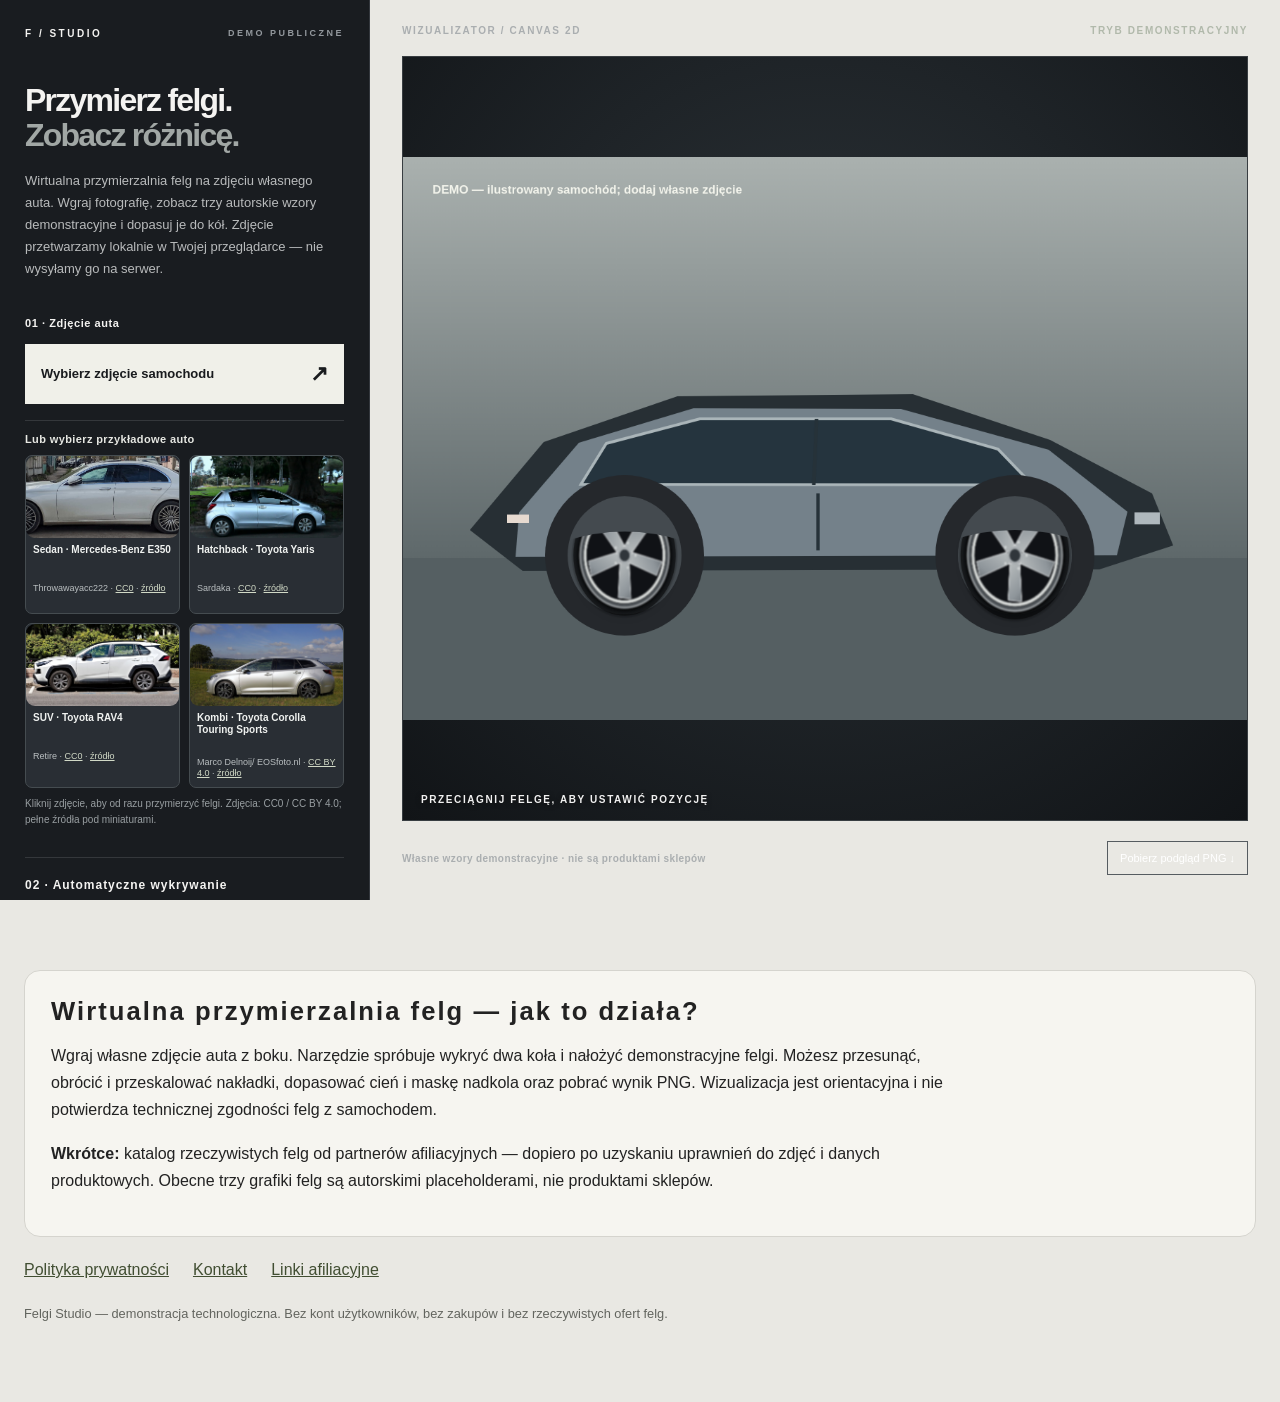
<file: index.html>
<!doctype html>
<html lang="pl"><head><meta charset="utf-8"><meta name="viewport" content="width=device-width,initial-scale=1"><title>Felgi Studio — wirtualna przymierzalnia felg</title><link rel="stylesheet" href="style.css"><link rel="stylesheet" href="public.css?v=4"><meta name="description" content="Felgi Studio — bezpłatne demo wirtualnej przymierzalni felg. Wgraj zdjęcie auta i przetestuj felgi w przeglądarce."></head>
<body><main class="layout"><aside class="panel"><div class="mark">F / STUDIO <span>DEMO PUBLICZNE</span></div><h1>Przymierz felgi.<br><em>Zobacz różnicę.</em></h1><p class="intro">Wirtualna przymierzalnia felg na zdjęciu własnego auta. Wgraj fotografię, zobacz trzy autorskie wzory demonstracyjne i dopasuj je do kół. Zdjęcie przetwarzamy lokalnie w Twojej przeglądarce — nie wysyłamy go na serwer.</p><label class="upload">01 · Zdjęcie auta <input id="photo" type="file" accept="image/*"><span>Wybierz zdjęcie samochodu <b>↗</b></span></label><section class="quick-examples"><h2>Lub wybierz przykładowe auto</h2><div class="examples-grid"><figure class="example-card"><button type="button" class="example-select" data-example-src="zdjecia/sedan-mercedes-e350.jpg" aria-label="Wczytaj zdjęcie: Sedan — Mercedes-Benz E350"><img loading="eager" src="zdjecia/sedan-mercedes-e350.jpg" alt="Sedan — Mercedes-Benz E350 z widocznymi kołami"><span>Sedan · Mercedes-Benz E350</span></button><figcaption><span class="credit-label">Throwawayacc222 · <a href="https://creativecommons.org/publicdomain/zero/1.0/" target="_blank" rel="noopener noreferrer">CC0</a> · <a href="https://commons.wikimedia.org/wiki/File:2022_Mercedes-Benz_E350_white_side.jpg" target="_blank" rel="noopener noreferrer">źródło</a></span></figcaption></figure><figure class="example-card"><button type="button" class="example-select" data-example-src="zdjecia/hatchback-toyota-yaris.jpg" aria-label="Wczytaj zdjęcie: Hatchback — Toyota Yaris"><img loading="eager" src="zdjecia/hatchback-toyota-yaris.jpg" alt="Hatchback — Toyota Yaris z widocznymi kołami"><span>Hatchback · Toyota Yaris</span></button><figcaption><span class="credit-label">Sardaka · <a href="https://creativecommons.org/publicdomain/zero/1.0/" target="_blank" rel="noopener noreferrer">CC0</a> · <a href="https://commons.wikimedia.org/wiki/File:Toyota_Yaris_001aaa.jpg" target="_blank" rel="noopener noreferrer">źródło</a></span></figcaption></figure><figure class="example-card"><button type="button" class="example-select" data-example-src="zdjecia/suv-toyota-rav4.jpg" aria-label="Wczytaj zdjęcie: SUV — Toyota RAV4"><img loading="eager" src="zdjecia/suv-toyota-rav4.jpg" alt="SUV — Toyota RAV4 z widocznymi kołami"><span>SUV · Toyota RAV4</span></button><figcaption><span class="credit-label">Retire · <a href="https://creativecommons.org/publicdomain/zero/1.0/" target="_blank" rel="noopener noreferrer">CC0</a> · <a href="https://commons.wikimedia.org/wiki/File:Moscow,_Toyota_RAV4_pearl-white,_July_2026_03.jpg" target="_blank" rel="noopener noreferrer">źródło</a></span></figcaption></figure><figure class="example-card"><button type="button" class="example-select" data-example-src="zdjecia/kombi-corolla-touring-sports.jpg" aria-label="Wczytaj zdjęcie: Kombi — Toyota Corolla Touring Sports"><img loading="eager" src="zdjecia/kombi-corolla-touring-sports.jpg" alt="Kombi — Toyota Corolla Touring Sports z widocznymi kołami"><span>Kombi · Toyota Corolla Touring Sports</span></button><figcaption><span class="credit-label">Marco Delnoij/ EOSfoto.nl · <a href="https://creativecommons.org/licenses/by/4.0/" target="_blank" rel="noopener noreferrer">CC BY 4.0</a> · <a href="https://commons.wikimedia.org/wiki/File:Toyota_Corolla_TouringSports_2.0_premium_Colour_1J6_03.jpg" target="_blank" rel="noopener noreferrer">źródło</a></span></figcaption></figure></div><p class="hint">Kliknij zdjęcie, aby od razu przymierzyć felgi. Zdjęcia: CC0 / CC BY 4.0; pełne źródła pod miniaturami.</p></section><section class="auto-section"><h2>02 · Automatyczne wykrywanie</h2><p id="detectInfo" class="hint" aria-live="polite">Po wgraniu zdjęcia wykryję dwa koła. Jeśli wynik będzie błędny, możesz poprawić je ręcznie.</p><div class="actions"><button id="redetect" type="button">Wykryj ponownie</button><button id="manualPlacement" type="button">Ustaw ręcznie</button></div></section><section><h2>03 · Wybierz wzór</h2><div id="wheels" class="wheels"></div></section><section><h2>04 · Ustaw felgi <small id="selectedWheelLabel" class="wheel-selection-label" aria-live="polite">Wybierz koło na zdjęciu</small></h2><div class="control"><label for="size">Rozmiar</label><input id="size" type="range" min="20" max="300" value="105"><output id="sizeVal">105 px</output></div><div class="control"><label for="tilt">Perspektywa / spłaszczenie</label><input id="tilt" type="range" min="25" max="140" value="100"><output id="tiltVal">100%</output></div><div class="control"><label for="widthScale">Szerokość elipsy</label><input id="widthScale" type="range" min="20" max="120" value="85"><output id="widthScaleVal">85%</output></div><div class="control"><label for="angle">Obrót</label><input id="angle" type="range" min="-50" max="50" value="0"><output id="angleVal">0°</output></div><div class="control"><label for="skew">Pochylenie osi</label><input id="skew" type="range" min="-45" max="45" value="0"><output id="skewVal">0°</output></div><section class="realism"><h2>05 · Realizm i maska nadkola</h2>
<div class="control"><label for="archCut">Wysokość łuku</label><input id="archCut" type="range" min="-65" max="65" value="-25"><output id="archCutVal">-25%</output></div>
<div class="control"><label for="archCurve">Krzywizna łuku</label><input id="archCurve" type="range" min="0" max="100" value="30"><output id="archCurveVal">30%</output></div>
<div class="control"><label for="brightness">Jasność</label><input id="brightness" type="range" min="40" max="170" value="100"><output id="brightnessVal">100%</output></div>
<div class="control"><label for="contrast">Kontrast</label><input id="contrast" type="range" min="40" max="170" value="100"><output id="contrastVal">100%</output></div>
<div class="control"><label for="warmth">Temperatura</label><input id="warmth" type="range" min="-100" max="100" value="0"><output id="warmthVal">0</output></div>
<div class="control"><label for="shadow">Cień</label><input id="shadow" type="range" min="0" max="100" value="40"><output id="shadowVal">40%</output></div>
<div class="control"><label for="edgeBlur">Miękkość krawędzi</label><input id="edgeBlur" type="range" min="0" max="6" step=".5" value="1"><output id="edgeBlurVal">1 px</output></div>
<div class="control"><label for="brushSize">Rozmiar pędzla</label><input id="brushSize" type="range" min="5" max="90" value="25"><output id="brushSizeVal">25 px</output></div>
<div class="actions"><button id="maskMode" type="button" aria-pressed="false">Pędzel maski: WYŁ.</button><button id="undoMask" type="button">Cofnij pociągnięcie</button><button id="clearMask" type="button">Wyczyść maskę</button></div>
<p class="hint">Łuk usuwa górną część nakładki, odsłaniając oryginalną karoserię ze zdjęcia. Włącz pędzel i zamaluj fragmenty felgi, które mają zostać zasłonięte. Maska jest osobna dla każdej felgi. W trybie pędzla nie można przesuwać felg.</p></section>
<p class="hint">Koła są ustawiane automatycznie. W razie pomyłki wybierz „Ustaw ręcznie”, kliknij oba środki kół i dostrój wielkość oraz perspektywę. Kliknij już nałożoną felgę, aby ją zaznaczyć. Strzałki przesuwają wybraną felgę.</p><div class="actions"><button id="add" type="button">+ Dodaj felgę</button><button id="remove" type="button">Usuń wybraną</button><button id="reset" type="button">Reset</button></div></section><section><h2>06 · Zakup</h2><a id="shop" class="shop" href="#" aria-disabled="true">Link sklepu — demo ↗</a><p class="small">Wkrótce dodamy felgi od zaakceptowanych partnerów. Docelowe linki do sklepów będą linkami afiliacyjnymi — możemy otrzymać prowizję za zakupy, bez dodatkowej opłaty dla Ciebie. Obecnie nie ma aktywnych linków ani cen.</p></section></aside><section class="viewer"><div class="viewerhead"><span>WIZUALIZATOR / CANVAS 2D</span><span id="status">TRYB DEMONSTRACYJNY</span></div><div class="canvaswrap"><canvas id="stage" width="1200" height="800" aria-label="Podgląd zdjęcia samochodu z felgami"></canvas><div class="overlaynote" id="overlaynote">PRZECIĄGNIJ FELGĘ, ABY USTAWIĆ POZYCJĘ</div></div><div class="viewerfoot"><span>Własne wzory demonstracyjne · nie są produktami sklepów</span><button id="export" type="button">Pobierz podgląd PNG ↓</button></div></section></main><script src="opencv.js"></script><script src="auto-detect.js?v=4"></script><script src="app.js?v=4"></script><footer class="public-footer">
<section class="public-intro"><h2>Wirtualna przymierzalnia felg — jak to działa?</h2><p>Wgraj własne zdjęcie auta z boku. Narzędzie spróbuje wykryć dwa koła i nałożyć demonstracyjne felgi. Możesz przesunąć, obrócić i przeskalować nakładki, dopasować cień i maskę nadkola oraz pobrać wynik PNG. Wizualizacja jest orientacyjna i nie potwierdza technicznej zgodności felg z samochodem.</p><p><strong>Wkrótce:</strong> katalog rzeczywistych felg od partnerów afiliacyjnych — dopiero po uzyskaniu uprawnień do zdjęć i danych produktowych. Obecne trzy grafiki felg są autorskimi placeholderami, nie produktami sklepów.</p></section>

<nav class="footer-links" aria-label="Informacje o serwisie"><a href="prywatnosc.html">Polityka prywatności</a><a href="kontakt.html">Kontakt</a><a href="afiliacja.html">Linki afiliacyjne</a></nav>
<p class="disclaimer">Felgi Studio — demonstracja technologiczna. Bez kont użytkowników, bez zakupów i bez rzeczywistych ofert felg.</p>
</footer></body></html>
</file>
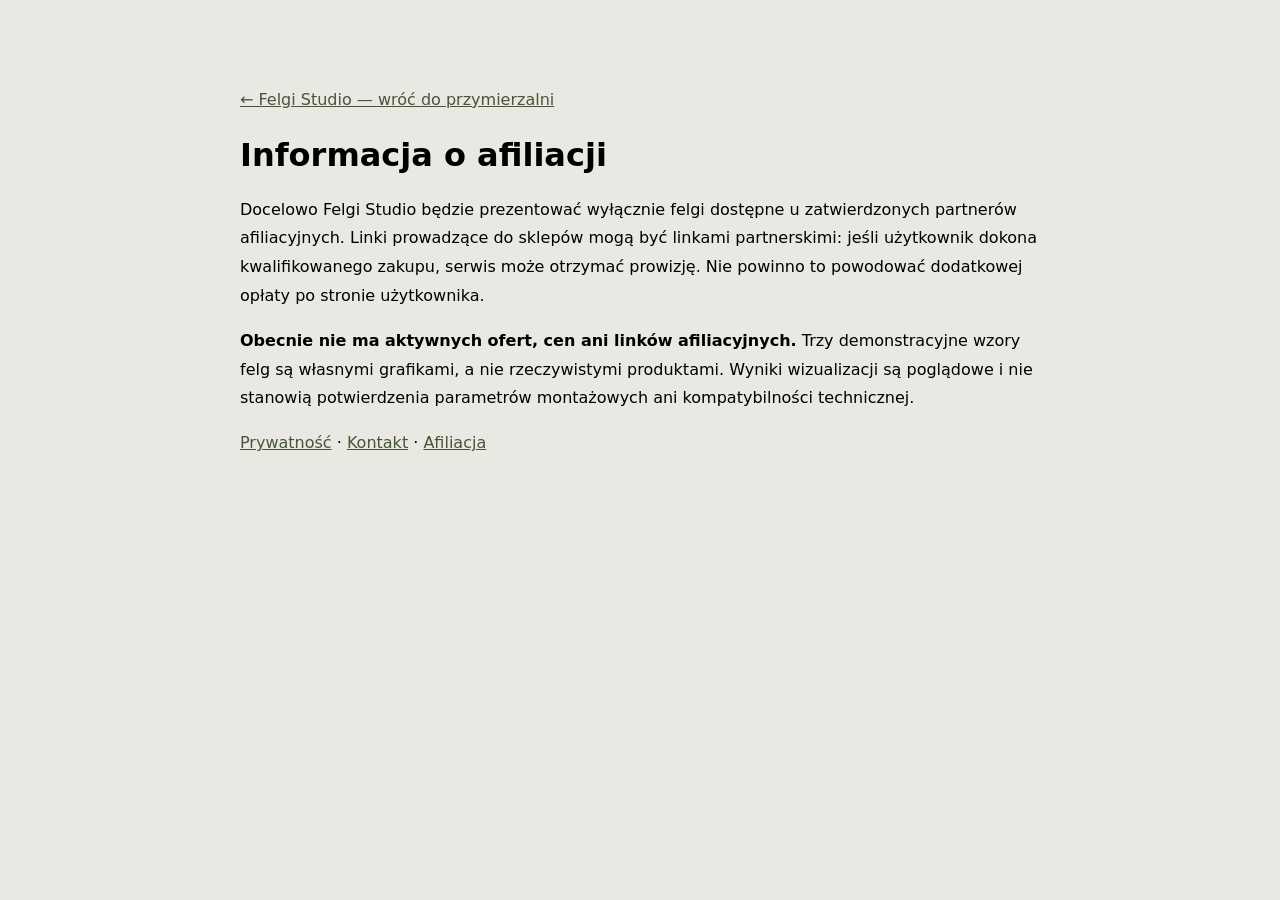
<file: afiliacja.html>
<!doctype html><html lang="pl"><head><meta charset="utf-8"><meta name="viewport" content="width=device-width,initial-scale=1"><title>Informacja o afiliacji — Felgi Studio</title><link rel="stylesheet" href="public.css"><style>body{margin:0;font-family:system-ui,Arial,sans-serif}main{max-width:800px;margin:50px auto;padding:20px}p,li{line-height:1.8}a{color:#465637}</style></head><body><main><p><a href="./">← Felgi Studio — wróć do przymierzalni</a></p><h1>Informacja o afiliacji</h1><p>Docelowo Felgi Studio będzie prezentować wyłącznie felgi dostępne u zatwierdzonych partnerów afiliacyjnych. Linki prowadzące do sklepów mogą być linkami partnerskimi: jeśli użytkownik dokona kwalifikowanego zakupu, serwis może otrzymać prowizję. Nie powinno to powodować dodatkowej opłaty po stronie użytkownika.</p><p><strong>Obecnie nie ma aktywnych ofert, cen ani linków afiliacyjnych.</strong> Trzy demonstracyjne wzory felg są własnymi grafikami, a nie rzeczywistymi produktami. Wyniki wizualizacji są poglądowe i nie stanowią potwierdzenia parametrów montażowych ani kompatybilności technicznej.</p><p><a href="prywatnosc.html">Prywatność</a> · <a href="kontakt.html">Kontakt</a> · <a href="afiliacja.html">Afiliacja</a></p></main></body></html>
</file>
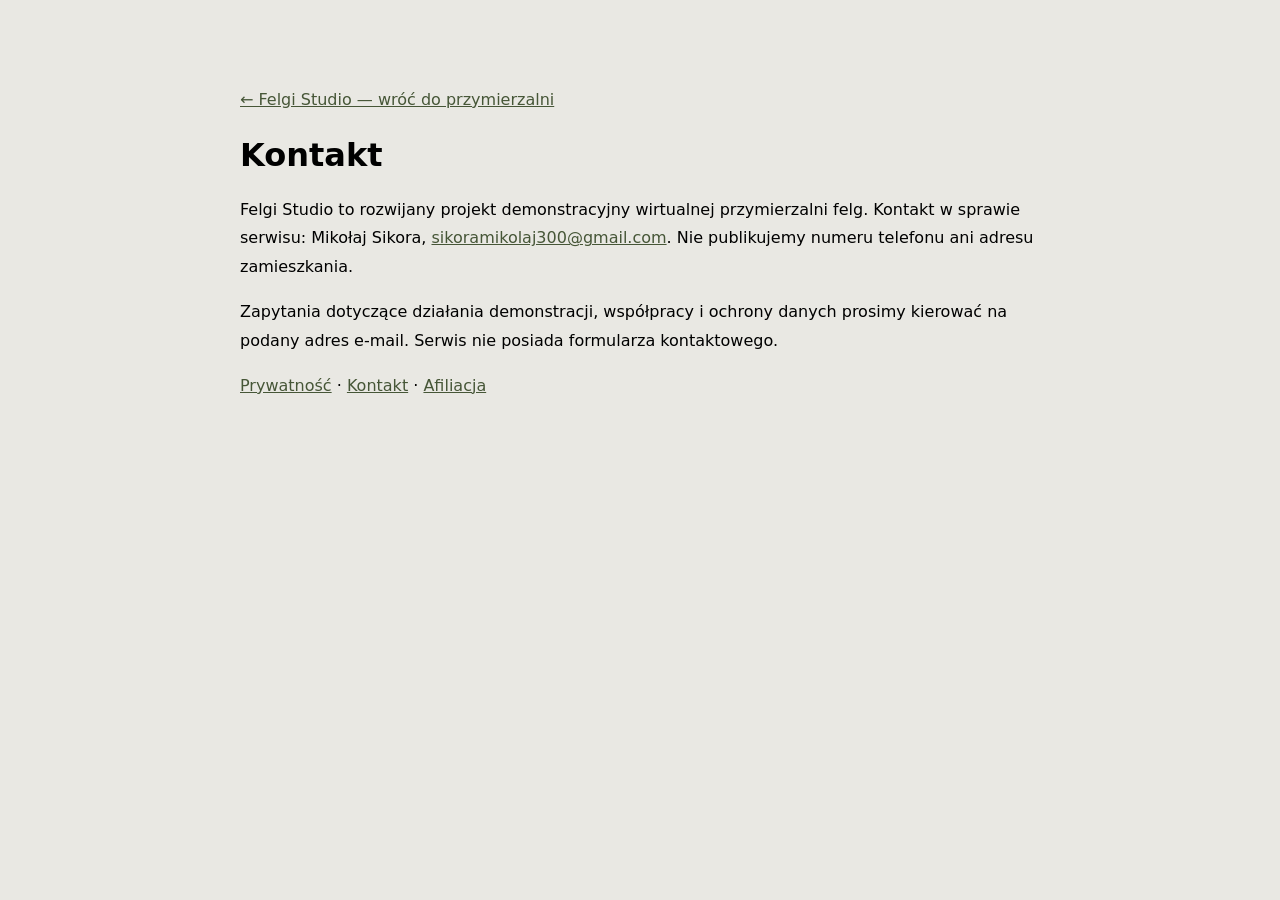
<file: kontakt.html>
<!doctype html><html lang="pl"><head><meta charset="utf-8"><meta name="viewport" content="width=device-width,initial-scale=1"><title>Kontakt — Felgi Studio</title><link rel="stylesheet" href="public.css"><style>body{margin:0;font-family:system-ui,Arial,sans-serif}main{max-width:800px;margin:50px auto;padding:20px}p,li{line-height:1.8}a{color:#465637}</style></head><body><main><p><a href="./">← Felgi Studio — wróć do przymierzalni</a></p><h1>Kontakt</h1><p>Felgi Studio to rozwijany projekt demonstracyjny wirtualnej przymierzalni felg. Kontakt w sprawie serwisu: Mikołaj Sikora, <a href="mailto:sikoramikolaj300@gmail.com">sikoramikolaj300@gmail.com</a>. Nie publikujemy numeru telefonu ani adresu zamieszkania.</p><p>Zapytania dotyczące działania demonstracji, współpracy i ochrony danych prosimy kierować na podany adres e-mail. Serwis nie posiada formularza kontaktowego.</p><p><a href="prywatnosc.html">Prywatność</a> · <a href="kontakt.html">Kontakt</a> · <a href="afiliacja.html">Afiliacja</a></p></main></body></html>
</file>
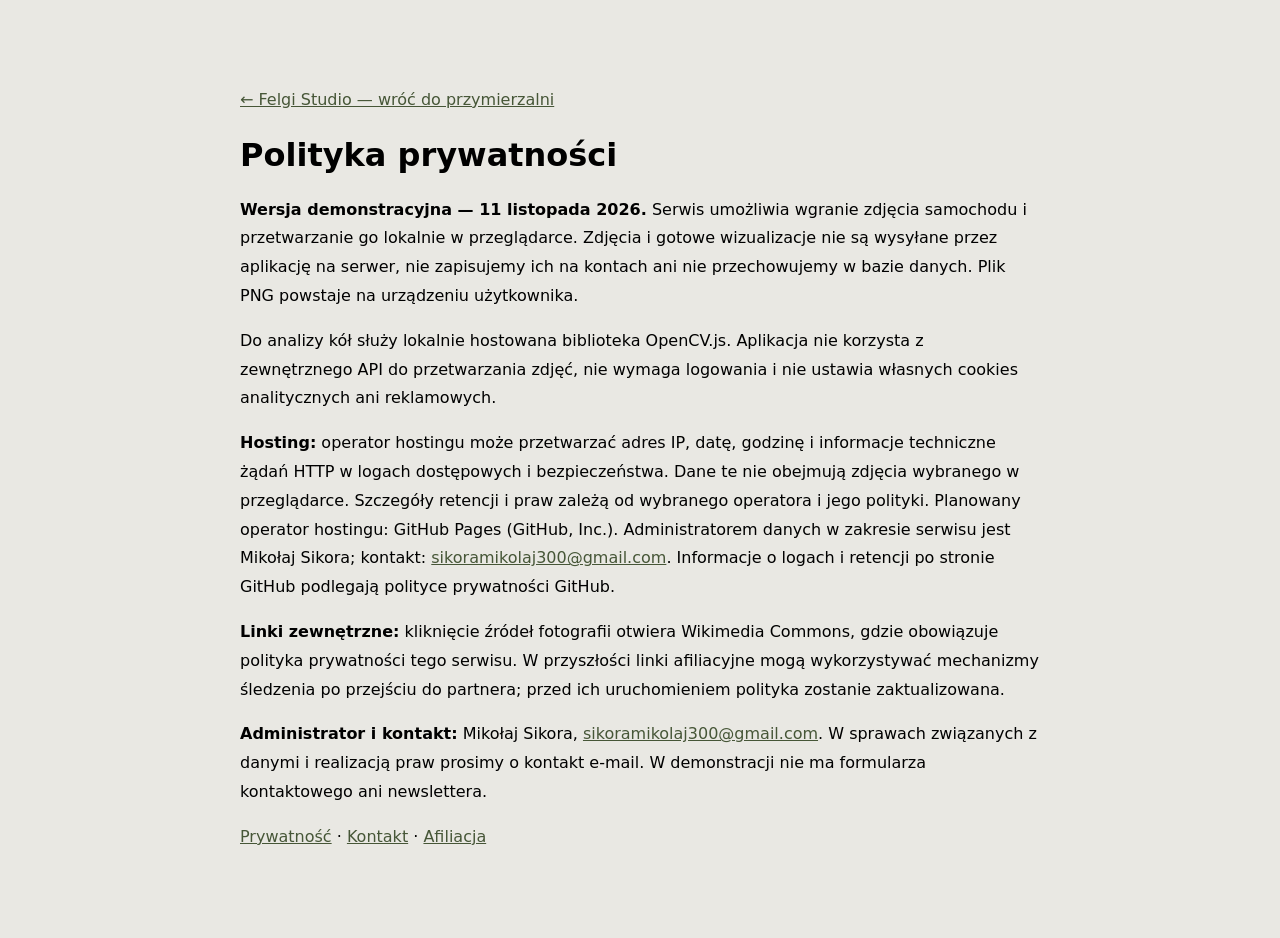
<file: prywatnosc.html>
<!doctype html><html lang="pl"><head><meta charset="utf-8"><meta name="viewport" content="width=device-width,initial-scale=1"><title>Polityka prywatności — Felgi Studio</title><link rel="stylesheet" href="public.css"><style>body{margin:0;font-family:system-ui,Arial,sans-serif}main{max-width:800px;margin:50px auto;padding:20px}p,li{line-height:1.8}a{color:#465637}</style></head><body><main><p><a href="./">← Felgi Studio — wróć do przymierzalni</a></p><h1>Polityka prywatności</h1><p><strong>Wersja demonstracyjna — 11 listopada 2026.</strong> Serwis umożliwia wgranie zdjęcia samochodu i przetwarzanie go lokalnie w przeglądarce. Zdjęcia i gotowe wizualizacje nie są wysyłane przez aplikację na serwer, nie zapisujemy ich na kontach ani nie przechowujemy w bazie danych. Plik PNG powstaje na urządzeniu użytkownika.</p><p>Do analizy kół służy lokalnie hostowana biblioteka OpenCV.js. Aplikacja nie korzysta z zewnętrznego API do przetwarzania zdjęć, nie wymaga logowania i nie ustawia własnych cookies analitycznych ani reklamowych.</p><p><strong>Hosting:</strong> operator hostingu może przetwarzać adres IP, datę, godzinę i informacje techniczne żądań HTTP w logach dostępowych i bezpieczeństwa. Dane te nie obejmują zdjęcia wybranego w przeglądarce. Szczegóły retencji i praw zależą od wybranego operatora i jego polityki. Planowany operator hostingu: GitHub Pages (GitHub, Inc.). Administratorem danych w zakresie serwisu jest Mikołaj Sikora; kontakt: <a href="mailto:sikoramikolaj300@gmail.com">sikoramikolaj300@gmail.com</a>. Informacje o logach i retencji po stronie GitHub podlegają polityce prywatności GitHub.</p><p><strong>Linki zewnętrzne:</strong> kliknięcie źródeł fotografii otwiera Wikimedia Commons, gdzie obowiązuje polityka prywatności tego serwisu. W przyszłości linki afiliacyjne mogą wykorzystywać mechanizmy śledzenia po przejściu do partnera; przed ich uruchomieniem polityka zostanie zaktualizowana.</p><p><strong>Administrator i kontakt:</strong> Mikołaj Sikora, <a href="mailto:sikoramikolaj300@gmail.com">sikoramikolaj300@gmail.com</a>. W sprawach związanych z danymi i realizacją praw prosimy o kontakt e-mail. W demonstracji nie ma formularza kontaktowego ani newslettera.</p><p><a href="prywatnosc.html">Prywatność</a> · <a href="kontakt.html">Kontakt</a> · <a href="afiliacja.html">Afiliacja</a></p></main></body></html>
</file>
<file: style.css>
:root{font-family:Inter,-apple-system,BlinkMacSystemFont,"Segoe UI",sans-serif;color:#f4f3f1;background:#0c0e10}*{box-sizing:border-box}body{margin:0}.layout{display:grid;grid-template-columns:370px minmax(0,1fr);min-height:100vh}.panel{background:#191c20;padding:28px 25px;max-height:100vh;overflow:auto;border-right:1px solid #33373d}.mark,.viewerhead,.viewerfoot,.overlaynote{font-size:10px;letter-spacing:.16em;font-weight:700}.mark{display:flex;justify-content:space-between;letter-spacing:.25em}.mark span{color:#93989d;font-size:9px}h1{font-size:32px;line-height:1.08;letter-spacing:-.055em;margin:44px 0 18px}h1 em{font-style:normal;color:#a1a7a5}.intro{font-size:13px;color:#b9bbbc;line-height:1.7;margin:0 0 32px}.upload{font-size:11px;font-weight:700;letter-spacing:.05em}.upload input{display:none}.upload span{margin-top:13px;display:flex;justify-content:space-between;align-items:center;background:#f0f0e9;color:#191b1e;padding:17px 16px;font-size:13px;font-weight:600;letter-spacing:0;cursor:pointer}.upload b{font-size:22px}.panel > section{border-top:1px solid #34373b;margin-top:29px;padding-top:15px}h2{font-size:12px;font-weight:650;letter-spacing:.08em;margin:5px 0 15px}.wheels{display:grid;grid-template-columns:repeat(3,1fr);gap:9px}.wheelbtn{display:flex;flex-direction:column;align-items:center;justify-content:center;gap:8px;background:#292e34;border:1px solid #393e44;border-radius:8px;color:#e4e6e7;padding:9px 3px;cursor:pointer;font-size:11px}.wheelbtn.active{border-color:#c9cbbd;background:#3c4146}.wheelbtn img{width:100%;max-width:90px}.control{display:grid;grid-template-columns:1fr 1.1fr 45px;align-items:center;gap:8px;font-size:11px;margin:16px 0;color:#c5c9ca}.control input{accent-color:#e2e3dc;width:100%}.control output{text-align:right;font-variant-numeric:tabular-nums;color:white}.hint,.small{font-size:11px;line-height:1.6;color:#999fa2}.actions{display:flex;flex-wrap:wrap;gap:8px;margin-top:15px}button{cursor:pointer}.actions button,.viewerfoot button{border:1px solid #565c61;background:transparent;color:white;padding:10px 12px;font-size:11px}.actions button:first-child{background:#343a40}.shop{display:block;background:#858b87;color:#202326;text-align:center;padding:15px;text-decoration:none;pointer-events:none;font-size:12px;font-weight:bold}.viewer{padding:25px 32px;min-width:0;display:flex;flex-direction:column;gap:20px}.viewerhead,.viewerfoot{display:flex;justify-content:space-between;gap:12px;color:#aaaeb0}.viewerhead span:last-child{color:#b1b9ab}.canvaswrap{background:radial-gradient(circle at 50% 40%,#2c3338,#111417);flex:1;min-height:370px;display:flex;align-items:center;justify-content:center;position:relative;border:1px solid #383d41;overflow:hidden}canvas{display:block;max-width:100%;max-height:calc(100vh - 170px);width:auto;height:auto;touch-action:none;cursor:crosshair}.overlaynote{position:absolute;bottom:15px;left:18px;color:#f0f0f0;text-shadow:0 1px 5px #111;pointer-events:none}.viewerfoot{align-items:center;letter-spacing:.04em}.viewerfoot button{white-space:nowrap}@media(max-width:850px){.layout{display:block}.panel{max-height:none}.viewer{padding:15px;min-height:470px}.canvaswrap{min-height:340px}canvas{max-height:65vh}.viewerfoot{flex-wrap:wrap}}
.realism{border-top:1px solid #34373b;margin-top:24px;padding-top:14px}
.realism .actions button[aria-pressed="true"]{background:#dce4be;color:#17211b;border-color:#dce4be}
.realism .control{grid-template-columns:1fr 1fr 46px}
</file>
<file: public.css>
body{background:#e9e8e3}.public-footer{max-width:1320px;margin:35px auto 0;padding:35px 24px 65px;color:#222;font-family:inherit}.public-footer section{background:#f6f5f0;border:1px solid #d5d4ce;border-radius:16px;padding:26px;margin-bottom:20px}.public-footer h2{font-size:clamp(1.25rem,2vw,1.8rem);margin:0 0 16px}.public-footer p{max-width:900px;line-height:1.7}.examples-grid{display:grid;grid-template-columns:repeat(2,minmax(0,1fr));gap:18px}.examples-grid figure{margin:0}.examples-grid img{width:100%;height:210px;object-fit:contain;background:#d9d8d2;border-radius:9px}.examples-grid figcaption{font-size:.84rem;line-height:1.5;margin-top:8px}.public-footer a{color:#414e32;text-decoration:underline}.footer-links{display:flex;flex-wrap:wrap;gap:24px;margin:24px 0}.disclaimer{font-size:.8rem;color:#62645e}@media(max-width:700px){.examples-grid{grid-template-columns:1fr}.examples-grid img{height:180px}}
.example-card{display:flex;flex-direction:column;gap:9px}.example-card figcaption span{display:block}.example-select{margin-top:auto;padding:12px 16px;border:1px solid #465637;border-radius:8px;background:#384333;color:#fff;font:inherit;font-weight:600;cursor:pointer;text-align:center}.example-select:hover,.example-select:focus-visible{background:#596b48}.public-examples .examples-grid{align-items:stretch}
/* Examples are intentionally above detection in the sidebar, visible without scrolling on desktop. */
.panel .quick-examples{margin:16px 0 0;padding:12px 0 0;border-top:1px solid #34373b}
.panel .quick-examples h2{font-size:11px;letter-spacing:.035em;color:#e7e8e3;margin:0 0 10px}
.panel .quick-examples .examples-grid{display:grid;grid-template-columns:repeat(2,minmax(0,1fr));gap:9px}
.panel .quick-examples figure{display:flex;flex-direction:column;min-width:0;margin:0;background:#292e34;border:1px solid #454c50;border-radius:7px;overflow:hidden}
.panel .quick-examples .example-select{border:0;background:transparent;color:#f0f2f0;margin:0;padding:0;display:flex;flex-direction:column;align-items:stretch;text-align:left;gap:0;min-width:0;border-radius:0;font-size:10px;font-weight:600}
.panel .quick-examples .example-select img{width:100%;height:82px;object-fit:cover;display:block;background:#40454b}
.panel .quick-examples .example-select span{padding:6px 7px 3px;line-height:1.25;min-height:28px}
.panel .quick-examples .example-select:hover,.panel .quick-examples .example-select:focus-visible{background:#45534a;outline:2px solid #cdd7c8;outline-offset:-2px}
.panel .quick-examples figcaption{padding:0 7px 7px;font-size:9px;line-height:1.25;color:#babfc1;min-height:30px}
.panel .quick-examples figcaption a{color:#d1d9c6;text-decoration:underline}
.panel .quick-examples > .hint{margin:8px 0 0;font-size:10px}
@media(max-width:850px){.panel .quick-examples .examples-grid{grid-template-columns:repeat(4,minmax(0,1fr))}.panel .quick-examples .example-select img{height:68px}}
@media(max-width:540px){.panel .quick-examples .examples-grid{grid-template-columns:repeat(2,minmax(0,1fr))}}

.wheel-selection-label{display:block;letter-spacing:0;font-weight:400;color:#c2c8c6;line-height:1.4;margin-top:5px}
</file>
